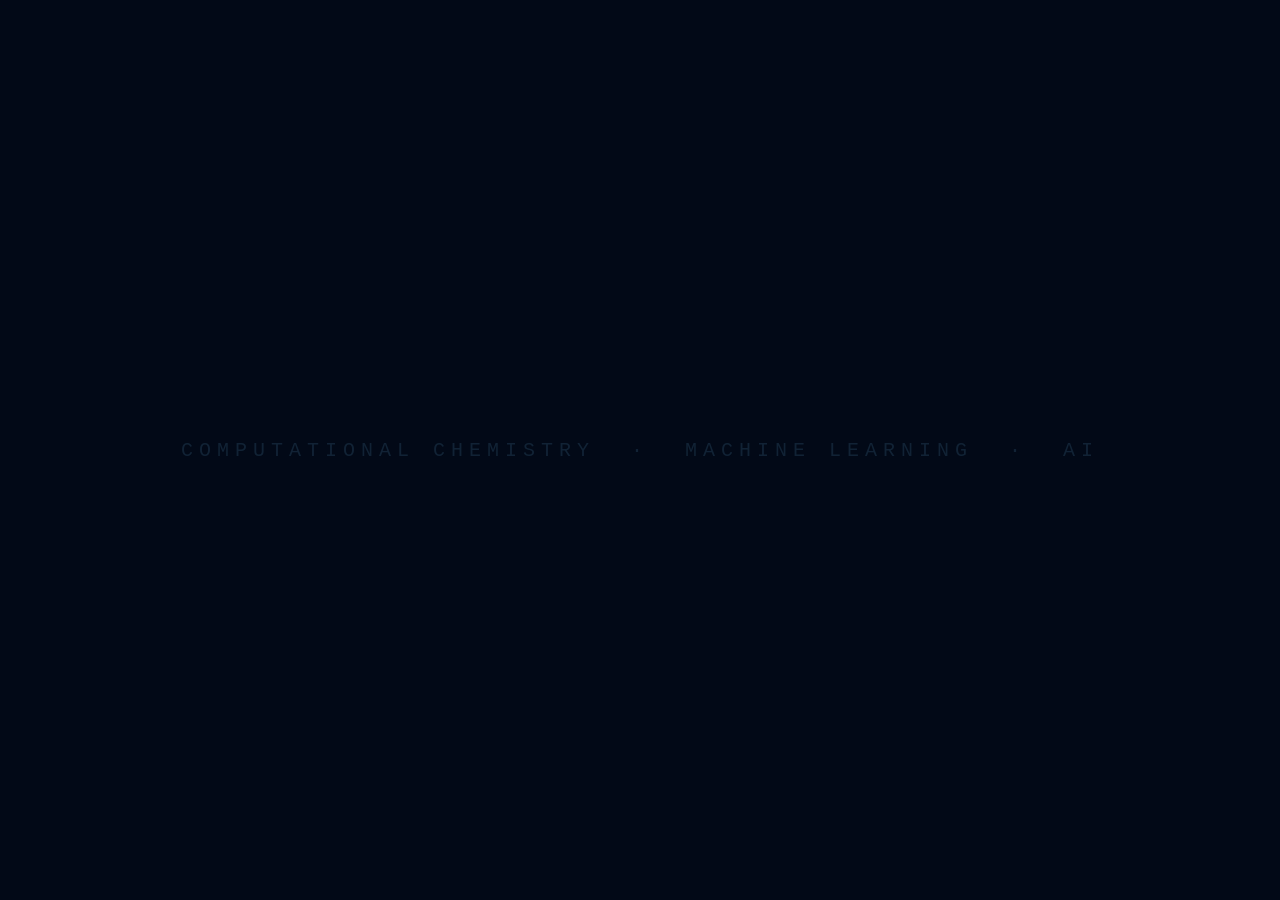
<file: bg_animation.html>
<!DOCTYPE html>
<html lang="en">
<head>
<meta charset="UTF-8">
<meta name="viewport" content="width=device-width, initial-scale=1.0">
<title>Computational Chemistry & AI Background</title>
<style>
  * { margin: 0; padding: 0; box-sizing: border-box; }
  body { background: #020917; overflow: hidden; width: 100vw; height: 100vh; }
  canvas { display: block; position: absolute; top:0; left:0; }
  #eq-layer { position: absolute; top:0; left:0; width:100%; height:100%; pointer-events:none; overflow:hidden; }
  .eq {
    position: absolute;
    font-family: 'Georgia', serif;
    white-space: nowrap;
    pointer-events: none;
    user-select: none;
    transition: opacity 2s;
    opacity: 0;
  }
  .overlay-text {
    position: absolute;
    top: 50%;
    left: 50%;
    transform: translate(-50%, -50%);
    text-align: center;
    color: rgba(120, 210, 255, 0.13);
    font-family: 'Courier New', monospace;
    font-size: clamp(12px, 1.8vw, 20px);
    letter-spacing: 0.3em;
    pointer-events: none;
    user-select: none;
    white-space: nowrap;
  }
</style>
</head>
<body>
<canvas id="c"></canvas>
<div id="eq-layer"></div>
<div class="overlay-text">COMPUTATIONAL CHEMISTRY &nbsp;·&nbsp; MACHINE LEARNING &nbsp;·&nbsp; AI</div>

<script>
const canvas = document.getElementById('c');
const ctx = canvas.getContext('2d');
let W, H, t = 0;

function resize() {
  W = canvas.width = window.innerWidth;
  H = canvas.height = window.innerHeight;
  buildNN1(); buildNN2();
}
resize();
window.addEventListener('resize', resize);

const CYAN   = 'rgba(0,220,255,';
const TEAL   = 'rgba(0,255,180,';
const BLUE   = 'rgba(80,140,255,';
const VIOLET = 'rgba(180,80,255,';
const GOLD   = 'rgba(255,200,80,';
const WHITE  = 'rgba(220,240,255,';
const PINK   = 'rgba(255,100,200,';

// ===================== FLOATING EQUATIONS =====================
const EQUATIONS = [
  'Ĥψ = Eψ',
  '-ℏ²/2m ∇²ψ + Vψ = Eψ',
  'E[ρ] = T[ρ] + V[ρ] + J[ρ] + E_xc[ρ]',
  'ρ(r) = Σ|ψᵢ(r)|²',
  'E_xc[ρ] = ∫ρ(r)ε_xc[ρ(r)]dr',
  'L = -Σ yᵢ log(ŷᵢ)',
  '∂L/∂w = -2Xᵀ(y - Xw)',
  'ŷ = σ(Wx + b)',
  'w ← w - η∇_w L(w)',
  'F = -∇U(r)',
  'U = Σ kᵣ(r-r₀)² + Σ kθ(θ-θ₀)²',
  'Z = ∫e^{-βH}dΓ',
  'ΔG = ΔH - TΔS',
  'K = e^{-ΔG/RT}',
  'PV = nRT',
  'δ = (ν - ν_ref)/ν_ref × 10⁶',
  '[Co(NH₃)₆]³⁺   Δ_oct = 10Dq',
  '[Fe(CN)₆]⁴⁻',
  '[Pt(en)₂]²⁺',
  'μ = √n(n+2) B.M.',
  'R² = 1 - SSres/SStot',
  'RMSE = √[(1/n)Σ(yᵢ-ŷᵢ)²]',
  'Attn(Q,K,V) = softmax(QKᵀ/√d)V',
  'S = -kᵦ Σ pᵢ ln pᵢ',
  'kᵦT ≈ 0.026 eV',
  'E = hν = ℏω',
  'p̂ = -iℏ∇',
  'λ = h/mv   (de Broglie)',
  'σ(x) = 1/(1+e⁻ˣ)',
  'tanh(x) = (eˣ-e⁻ˣ)/(eˣ+e⁻ˣ)',
  'Σ wᵢ xᵢ + b',
  '∇²φ = -ρ/ε₀',
];

const eqLayer = document.getElementById('eq-layer');

function spawnEq() {
  const div = document.createElement('div');
  div.className = 'eq';
  div.textContent = EQUATIONS[Math.floor(Math.random() * EQUATIONS.length)];
  div.style.fontSize = (10 + Math.random() * 10) + 'px';
  div.style.left = (Math.random() * 88) + '%';
  div.style.top  = (Math.random() * 88) + '%';
  const h = Math.random();
  let col;
  if      (h < 0.3)  col = `rgba(0,220,255,${0.09+Math.random()*0.12})`;
  else if (h < 0.6)  col = `rgba(0,255,180,${0.07+Math.random()*0.1})`;
  else if (h < 0.8)  col = `rgba(180,80,255,${0.07+Math.random()*0.09})`;
  else               col = `rgba(255,200,80,${0.06+Math.random()*0.08})`;
  div.style.color = col;
  eqLayer.appendChild(div);
  setTimeout(() => { div.style.opacity = '1'; }, 50);
  const life = 4500 + Math.random() * 5000;
  setTimeout(() => {
    div.style.opacity = '0';
    setTimeout(() => { if(div.parentNode) eqLayer.removeChild(div); }, 2100);
  }, life);
}

setInterval(spawnEq, 600);
for (let i = 0; i < 14; i++) setTimeout(spawnEq, i * 160);

// ===================== ORGANIC MOLECULES =====================
class Molecule {
  constructor() { this.reset(); }
  reset() {
    this.x = Math.random() * W;
    this.y = H + 60;
    this.r = 20 + Math.random() * 20;
    this.speed = 0.09 + Math.random() * 0.13;
    this.rot = Math.random() * Math.PI * 2;
    this.rotSpeed = (Math.random()-0.5)*0.007;
    this.alpha = 0.07 + Math.random()*0.14;
    this.sides = [5,6][Math.floor(Math.random()*2)];
    this.orbitals = Math.random() > 0.35;
    this.color = [CYAN, TEAL, BLUE][Math.floor(Math.random()*3)];
    this.vy = -this.speed;
    this.vx = (Math.random()-0.5)*0.3;
  }
  update() {
    this.y+=this.vy; this.x+=this.vx; this.rot+=this.rotSpeed;
    if (this.y<-100||this.x<-100||this.x>W+100) this.reset();
  }
  draw() {
    ctx.save(); ctx.translate(this.x,this.y); ctx.rotate(this.rot);
    const c=this.color;
    ctx.beginPath();
    for (let i=0;i<this.sides;i++){
      const a=(i/this.sides)*Math.PI*2;
      i===0?ctx.moveTo(Math.cos(a)*this.r,Math.sin(a)*this.r)
           :ctx.lineTo(Math.cos(a)*this.r,Math.sin(a)*this.r);
    }
    ctx.closePath();
    ctx.strokeStyle=c+this.alpha+')'; ctx.lineWidth=1.1; ctx.stroke();
    for (let i=0;i<this.sides;i++){
      const a=(i/this.sides)*Math.PI*2, px=Math.cos(a)*this.r, py=Math.sin(a)*this.r;
      ctx.beginPath(); ctx.arc(px,py,2.2,0,Math.PI*2);
      ctx.fillStyle=c+(this.alpha*1.8)+')'; ctx.fill();
      ctx.beginPath(); ctx.moveTo(px,py); ctx.lineTo(0,0);
      ctx.strokeStyle=c+(this.alpha*0.35)+')'; ctx.lineWidth=0.5; ctx.stroke();
    }
    if (this.orbitals) {
      for (let o=0;o<2;o++){
        ctx.save(); ctx.rotate(o*Math.PI/2);
        ctx.beginPath(); ctx.ellipse(0,0,this.r*1.5,this.r*0.4,0,0,Math.PI*2);
        ctx.strokeStyle=c+(this.alpha*0.45)+')'; ctx.lineWidth=0.6;
        ctx.setLineDash([3,5]); ctx.stroke(); ctx.setLineDash([]); ctx.restore();
      }
    }
    ctx.restore();
  }
}

// ===================== INORGANIC COMPLEXES =====================
class InorganicComplex {
  constructor() { this.reset(); }
  reset() {
    this.x = Math.random()*W;
    this.y = H + 80;
    this.r = 28 + Math.random()*24;
    this.speed = 0.07 + Math.random()*0.1;
    this.rot = Math.random()*Math.PI*2;
    this.rotSpeed = (Math.random()-0.5)*0.005;
    this.alpha = 0.1 + Math.random()*0.17;
    this.vy = -this.speed;
    this.vx = (Math.random()-0.5)*0.2;
    // 0=octahedral, 1=tetrahedral, 2=square planar, 3=trigonal bipyramidal
    this.type = Math.floor(Math.random()*4);
    this.metalColor = [GOLD,VIOLET,CYAN,TEAL,PINK][Math.floor(Math.random()*5)];
    this.ligandColor = [CYAN,TEAL,WHITE,BLUE][Math.floor(Math.random()*4)];
    this.pulse = Math.random()*Math.PI*2;
    this.pulseSpeed = 0.018 + Math.random()*0.02;
    const labels=['[Co(NH₃)₆]³⁺','[Fe(CN)₆]⁴⁻','[Pt(en)₂]²⁺','[CuCl₄]²⁻','[Ni(CO)₄]','[Cr(H₂O)₆]³⁺','[MnO₄]⁻','[RuCl₂(bpy)₂]'];
    this.label = labels[Math.floor(Math.random()*labels.length)];
  }
  update() {
    this.y+=this.vy; this.x+=this.vx; this.rot+=this.rotSpeed; this.pulse+=this.pulseSpeed;
    if (this.y<-130||this.x<-130||this.x>W+130) this.reset();
  }
  ligandPositions() {
    const r=this.r;
    if (this.type===0) return [[r,0],[-r,0],[0,r],[0,-r],[r*0.5,r*0.5],[-r*0.5,-r*0.5]];
    if (this.type===1) return [[r*0.82,r*0.57],[-r*0.82,r*0.57],[0,-r],[0,r*0.3]];
    if (this.type===2) return [[r,0],[-r,0],[0,r],[0,-r]];
    return [[0,-r],[0,r],[r,0],[Math.cos(2.094)*r,Math.sin(2.094)*r],[Math.cos(4.189)*r,Math.sin(4.189)*r]];
  }
  draw() {
    ctx.save(); ctx.translate(this.x,this.y); ctx.rotate(this.rot);
    const mc=this.metalColor, lc=this.ligandColor;
    const lig=this.ligandPositions();
    const pulse=Math.sin(this.pulse)*0.28+0.72;

    // Bonds
    lig.forEach(([lx,ly])=>{
      ctx.beginPath(); ctx.moveTo(0,0); ctx.lineTo(lx,ly);
      ctx.strokeStyle=lc+(this.alpha*0.75)+')'; ctx.lineWidth=1.0; ctx.stroke();
    });

    // Coordination sphere
    ctx.beginPath(); ctx.arc(0,0,this.r*1.12,0,Math.PI*2);
    ctx.strokeStyle=mc+(this.alpha*0.18)+')'; ctx.lineWidth=0.5;
    ctx.setLineDash([4,6]); ctx.stroke(); ctx.setLineDash([]);

    // Ligands
    lig.forEach(([lx,ly])=>{
      ctx.beginPath(); ctx.arc(lx,ly,4,0,Math.PI*2);
      ctx.fillStyle=lc+(this.alpha*1.3)+')'; ctx.fill();
    });

    // Metal center glow
    const gr=ctx.createRadialGradient(0,0,0,0,0,10*pulse);
    gr.addColorStop(0,mc+(this.alpha*2.8)+')');
    gr.addColorStop(0.45,mc+(this.alpha*1.3)+')');
    gr.addColorStop(1,mc+'0)');
    ctx.beginPath(); ctx.arc(0,0,10*pulse,0,Math.PI*2); ctx.fillStyle=gr; ctx.fill();
    ctx.beginPath(); ctx.arc(0,0,4.5,0,Math.PI*2); ctx.fillStyle=mc+(this.alpha*3)+')'; ctx.fill();

    // Label
    ctx.fillStyle=mc+(this.alpha*1.1)+')';
    ctx.font=`${6+this.r*0.16}px monospace`;
    ctx.textAlign='center';
    ctx.fillText(this.label,0,this.r*1.38);
    ctx.restore();
  }
}

// ===================== DNA HELIX =====================
class HelixStrand {
  constructor() { this.reset(); }
  reset() {
    this.x = Math.random()*W; this.y = H+50;
    this.height = 100+Math.random()*90;
    this.speed = 0.055+Math.random()*0.07;
    this.alpha = 0.07+Math.random()*0.09;
    this.phase = Math.random()*Math.PI*2;
    this.vy = -this.speed; this.vx=(Math.random()-0.5)*0.12;
  }
  update() {
    this.y+=this.vy; this.x+=this.vx; this.phase+=0.025;
    if (this.y<-this.height-20) this.reset();
  }
  draw() {
    ctx.save(); ctx.translate(this.x,this.y);
    const steps=28, stepH=this.height/steps;
    for (let i=0;i<steps;i++){
      const y1=-i*stepH, y2=-(i+1)*stepH;
      const x1=Math.sin(this.phase+i*0.42)*16;
      const x2=Math.sin(this.phase+(i+1)*0.42)*16;
      const x3=-x1, x4=-x2;
      ctx.beginPath(); ctx.moveTo(x1,y1); ctx.lineTo(x2,y2);
      ctx.strokeStyle=CYAN+this.alpha+')'; ctx.lineWidth=1.1; ctx.stroke();
      ctx.beginPath(); ctx.moveTo(x3,y1); ctx.lineTo(x4,y2);
      ctx.strokeStyle=TEAL+this.alpha+')'; ctx.lineWidth=1.1; ctx.stroke();
      if (i%3===0){
        ctx.beginPath(); ctx.moveTo(x1,y1); ctx.lineTo(x3,y1);
        ctx.strokeStyle=WHITE+(this.alpha*0.6)+')'; ctx.lineWidth=0.7; ctx.stroke();
        ctx.beginPath(); ctx.arc(x1,y1,1.8,0,Math.PI*2); ctx.fillStyle=CYAN+(this.alpha*2)+')'; ctx.fill();
        ctx.beginPath(); ctx.arc(x3,y1,1.8,0,Math.PI*2); ctx.fillStyle=TEAL+(this.alpha*2)+')'; ctx.fill();
      }
    }
    ctx.restore();
  }
}

// ===================== ENERGY LEVEL DIAGRAM =====================
class EnergyDiagram {
  constructor() { this.reset(); }
  reset() {
    this.x=Math.random()*W; this.y=H+60;
    this.speed=0.06+Math.random()*0.07;
    this.alpha=0.08+Math.random()*0.1;
    this.vy=-this.speed; this.vx=(Math.random()-0.5)*0.13;
    this.w=45+Math.random()*30;
    this.levels=3+Math.floor(Math.random()*3);
    this.color=[GOLD,VIOLET,CYAN,TEAL][Math.floor(Math.random()*4)];
  }
  update() {
    this.y+=this.vy; this.x+=this.vx;
    if (this.y<-160) this.reset();
  }
  draw() {
    ctx.save(); ctx.translate(this.x,this.y);
    const sp=26;
    for (let i=0;i<this.levels;i++){
      const ly=-i*sp;
      ctx.beginPath(); ctx.moveTo(-this.w/2,ly); ctx.lineTo(this.w/2,ly);
      ctx.strokeStyle=this.color+(this.alpha*(1.5-i*0.2))+')'; ctx.lineWidth=1.2; ctx.stroke();
      if (i<this.levels-1){
        const ax=this.w/2+7;
        ctx.beginPath(); ctx.moveTo(ax,ly); ctx.lineTo(ax,ly-sp+4);
        ctx.strokeStyle=this.color+this.alpha+')'; ctx.lineWidth=0.7; ctx.stroke();
        ctx.beginPath(); ctx.moveTo(ax-3,ly-sp+8); ctx.lineTo(ax,ly-sp+2); ctx.lineTo(ax+3,ly-sp+8);
        ctx.strokeStyle=this.color+this.alpha+')'; ctx.lineWidth=0.7; ctx.stroke();
      }
    }
    ctx.restore();
  }
}

// ===================== INIT FLOATERS =====================
const molecules=[], complexes=[], helices=[], energyDiags=[];
for (let i=0;i<18;i++){const m=new Molecule();m.y=Math.random()*H;molecules.push(m);}
for (let i=0;i<16;i++){const c=new InorganicComplex();c.y=Math.random()*H;complexes.push(c);}
for (let i=0;i<8;i++){const h=new HelixStrand();h.y=Math.random()*H;helices.push(h);}
for (let i=0;i<10;i++){const e=new EnergyDiagram();e.y=Math.random()*H;energyDiags.push(e);}

// ===================== NEURAL NETWORK 1 (left) =====================
const NN1=[3,5,7,5,3];
let nn1Nodes=[], nn1Pulses=[];
function buildNN1(){
  nn1Nodes=[];
  const xs=[0.04,0.11,0.18,0.25,0.32];
  NN1.forEach((cnt,li)=>{
    for (let ni=0;ni<cnt;ni++)
      nn1Nodes.push({x:xs[li]*W,y:((ni+1)/(cnt+1))*H,layer:li});
  });
}
buildNN1();

// ===================== NEURAL NETWORK 2 (right) =====================
const NN2=[4,6,8,8,6,4];
let nn2Nodes=[], nn2Pulses=[];
function buildNN2(){
  nn2Nodes=[];
  const xs=[0.64,0.71,0.78,0.85,0.91,0.96];
  NN2.forEach((cnt,li)=>{
    for (let ni=0;ni<cnt;ni++)
      nn2Nodes.push({x:xs[li]*W,y:((ni+1)/(cnt+1))*H,layer:li});
  });
}
buildNN2();

function spawnPulse(nodes,pulses,maxLayer){
  const src=nodes.filter(n=>n.layer<maxLayer-1);
  const s=src[Math.floor(Math.random()*src.length)];
  const tgt=nodes.filter(n=>n.layer===s.layer+1);
  const e=tgt[Math.floor(Math.random()*tgt.length)];
  pulses.push({sx:s.x,sy:s.y,ex:e.x,ey:e.y,p:0,speed:0.007+Math.random()*0.013});
}

function drawNNPanel(nodes,pulses,maxLayer,accent){
  nodes.forEach(n=>{
    if(n.layer>=maxLayer-1)return;
    nodes.filter(m=>m.layer===n.layer+1).forEach(m=>{
      ctx.beginPath(); ctx.moveTo(n.x,n.y); ctx.lineTo(m.x,m.y);
      ctx.strokeStyle='rgba(80,120,255,0.04)'; ctx.lineWidth=0.4; ctx.stroke();
    });
  });
  nodes.forEach(n=>{
    const grd=ctx.createRadialGradient(n.x,n.y,0,n.x,n.y,7);
    grd.addColorStop(0,accent+'0.55)'); grd.addColorStop(1,accent+'0)');
    ctx.beginPath(); ctx.arc(n.x,n.y,7,0,Math.PI*2); ctx.fillStyle=grd; ctx.fill();
    ctx.beginPath(); ctx.arc(n.x,n.y,2,0,Math.PI*2);
    ctx.fillStyle='rgba(200,240,255,0.75)'; ctx.fill();
  });
  for(let i=pulses.length-1;i>=0;i--){
    const p=pulses[i];
    if(p.p>1){pulses.splice(i,1);continue;}
    const x=p.sx+(p.ex-p.sx)*p.p, y=p.sy+(p.ey-p.sy)*p.p;
    const grd=ctx.createRadialGradient(x,y,0,x,y,9);
    grd.addColorStop(0,'rgba(0,255,200,0.95)'); grd.addColorStop(1,'rgba(0,255,200,0)');
    ctx.beginPath(); ctx.arc(x,y,9,0,Math.PI*2); ctx.fillStyle=grd; ctx.fill();
    ctx.beginPath(); ctx.arc(x,y,2.5,0,Math.PI*2); ctx.fillStyle='rgba(200,255,230,1)'; ctx.fill();
    p.p+=p.speed;
  }
}

// ===================== CENTER 3D MOLECULE =====================
function drawCenterMolecule(){
  const cx=W/2, cy=H/2;
  const R=Math.min(W,H)*0.09;
  const atoms3D=[
    [1,0,0],[-1,0,0],[0,1,0],[0,-1,0],[0,0,1],[0,0,-1],
    [0.7,0.7,0],[0.7,-0.7,0],[-0.7,0.7,0],[-0.7,-0.7,0],
    [0,0.7,0.7],[0,-0.7,0.7],[0,0.7,-0.7],[0,-0.7,-0.7]
  ];
  const angle=t*0.3;
  const projected=atoms3D.map(([x,y,z])=>{
    const x1=x*Math.cos(angle)+z*Math.sin(angle);
    const z1=-x*Math.sin(angle)+z*Math.cos(angle);
    const y1=y*Math.cos(angle*0.7)-z1*Math.sin(angle*0.7);
    const z2=y*Math.sin(angle*0.7)+z1*Math.cos(angle*0.7);
    const sc=1/(1.8-z2*0.3);
    return {px:cx+x1*R*sc,py:cy+y1*R*sc,z:z2,scale:sc};
  });
  const bonds=[[0,1],[2,3],[4,5],[0,6],[0,7],[1,8],[1,9],[2,10],[2,12],[3,11],[3,13]];
  bonds.forEach(([a,b])=>{
    const pa=projected[a],pb=projected[b];
    const az=(pa.z+pb.z)/2;
    ctx.beginPath(); ctx.moveTo(pa.px,pa.py); ctx.lineTo(pb.px,pb.py);
    ctx.strokeStyle=`rgba(0,200,255,${Math.max(0.03,0.05+(az+1)*0.1)})`;
    ctx.lineWidth=0.8; ctx.stroke();
  });
  projected.sort((a,b)=>a.z-b.z).forEach(({px,py,z,scale})=>{
    const r=scale*5, br=Math.round(150+z*60);
    ctx.beginPath(); ctx.arc(px,py,Math.max(1.5,r),0,Math.PI*2);
    ctx.fillStyle=`rgba(${br},255,255,${0.5+z*0.2})`; ctx.fill();
    const grd=ctx.createRadialGradient(px,py,0,px,py,r*3);
    grd.addColorStop(0,'rgba(0,220,255,0.12)'); grd.addColorStop(1,'rgba(0,220,255,0)');
    ctx.beginPath(); ctx.arc(px,py,r*3,0,Math.PI*2); ctx.fillStyle=grd; ctx.fill();
  });
}

// ===================== WAVEFUNCTIONS =====================
function drawWavefunction(){
  for (let wave=0;wave<4;wave++){
    const yBase=H*(0.15+wave*0.2);
    const amp=11+wave*4, freq=0.012+wave*0.003, speed=t*(0.45+wave*0.09);
    ctx.beginPath(); ctx.lineWidth=0.75;
    ctx.strokeStyle=[CYAN,TEAL,BLUE,VIOLET][wave]+(0.07-wave*0.01)+')';
    for (let x=0;x<=W;x+=3){
      const y=yBase+Math.sin(x*freq+speed)*amp+Math.sin(x*freq*1.85+speed*0.55)*(amp*0.32);
      x===0?ctx.moveTo(x,y):ctx.lineTo(x,y);
    }
    ctx.stroke();
  }
}

// ===================== GRID =====================
function drawGrid(){
  const sp=60; ctx.lineWidth=0.3; ctx.strokeStyle='rgba(0,180,255,0.032)';
  for (let x=0;x<W;x+=sp){ctx.beginPath();ctx.moveTo(x,0);ctx.lineTo(x,H);ctx.stroke();}
  for (let y=0;y<H;y+=sp){ctx.beginPath();ctx.moveTo(0,y);ctx.lineTo(W,y);ctx.stroke();}
}

// ===================== PARTICLES =====================
const particles=[];
class Particle{
  constructor(){this.reset();}
  reset(){
    this.x=Math.random()*W; this.y=H+10;
    this.size=0.8+Math.random()*1.8; this.speed=0.3+Math.random()*0.7;
    this.alpha=0.1+Math.random()*0.32;
    this.color=[CYAN,TEAL,BLUE,VIOLET,WHITE,GOLD][Math.floor(Math.random()*6)];
    this.char=String.fromCharCode(0x30A0+Math.floor(Math.random()*96));
    this.isChar=Math.random()>0.55;
  }
  update(){this.y-=this.speed; if(this.y<-20)this.reset();}
  draw(){
    if(this.isChar){
      ctx.fillStyle=this.color+this.alpha+')';
      ctx.font=`${8+this.size*2}px monospace`;
      ctx.fillText(Math.random()>0.97?(Math.random()>0.5?'1':'0'):this.char,this.x,this.y);
    } else {
      ctx.beginPath(); ctx.arc(this.x,this.y,this.size,0,Math.PI*2);
      ctx.fillStyle=this.color+this.alpha+')'; ctx.fill();
    }
  }
}
for(let i=0;i<100;i++){const p=new Particle();p.y=Math.random()*H;particles.push(p);}

// ===================== VIGNETTE =====================
function drawVignette(){
  const grd=ctx.createRadialGradient(W/2,H/2,H*0.18,W/2,H/2,H*0.86);
  grd.addColorStop(0,'rgba(0,0,0,0)'); grd.addColorStop(1,'rgba(0,3,15,0.72)');
  ctx.fillStyle=grd; ctx.fillRect(0,0,W,H);
}

// ===================== MAIN LOOP =====================
let frameCount=0;
function loop(){
  requestAnimationFrame(loop);
  t+=0.016; frameCount++;

  ctx.fillStyle='rgba(2,9,23,0.16)';
  ctx.fillRect(0,0,W,H);

  drawGrid();
  drawWavefunction();

  helices.forEach(h=>{h.update();h.draw();});
  energyDiags.forEach(e=>{e.update();e.draw();});
  molecules.forEach(m=>{m.update();m.draw();});
  complexes.forEach(c=>{c.update();c.draw();});
  particles.forEach(p=>{p.update();p.draw();});

  drawNNPanel(nn1Nodes,nn1Pulses,NN1.length,'rgba(0,180,255,');
  drawNNPanel(nn2Nodes,nn2Pulses,NN2.length,'rgba(150,80,255,');
  drawCenterMolecule();
  drawVignette();

  if(frameCount%13===0) spawnPulse(nn1Nodes,nn1Pulses,NN1.length);
  if(frameCount%9===0)  spawnPulse(nn2Nodes,nn2Pulses,NN2.length);
}

loop();
</script>
</body>
</html>
</file>
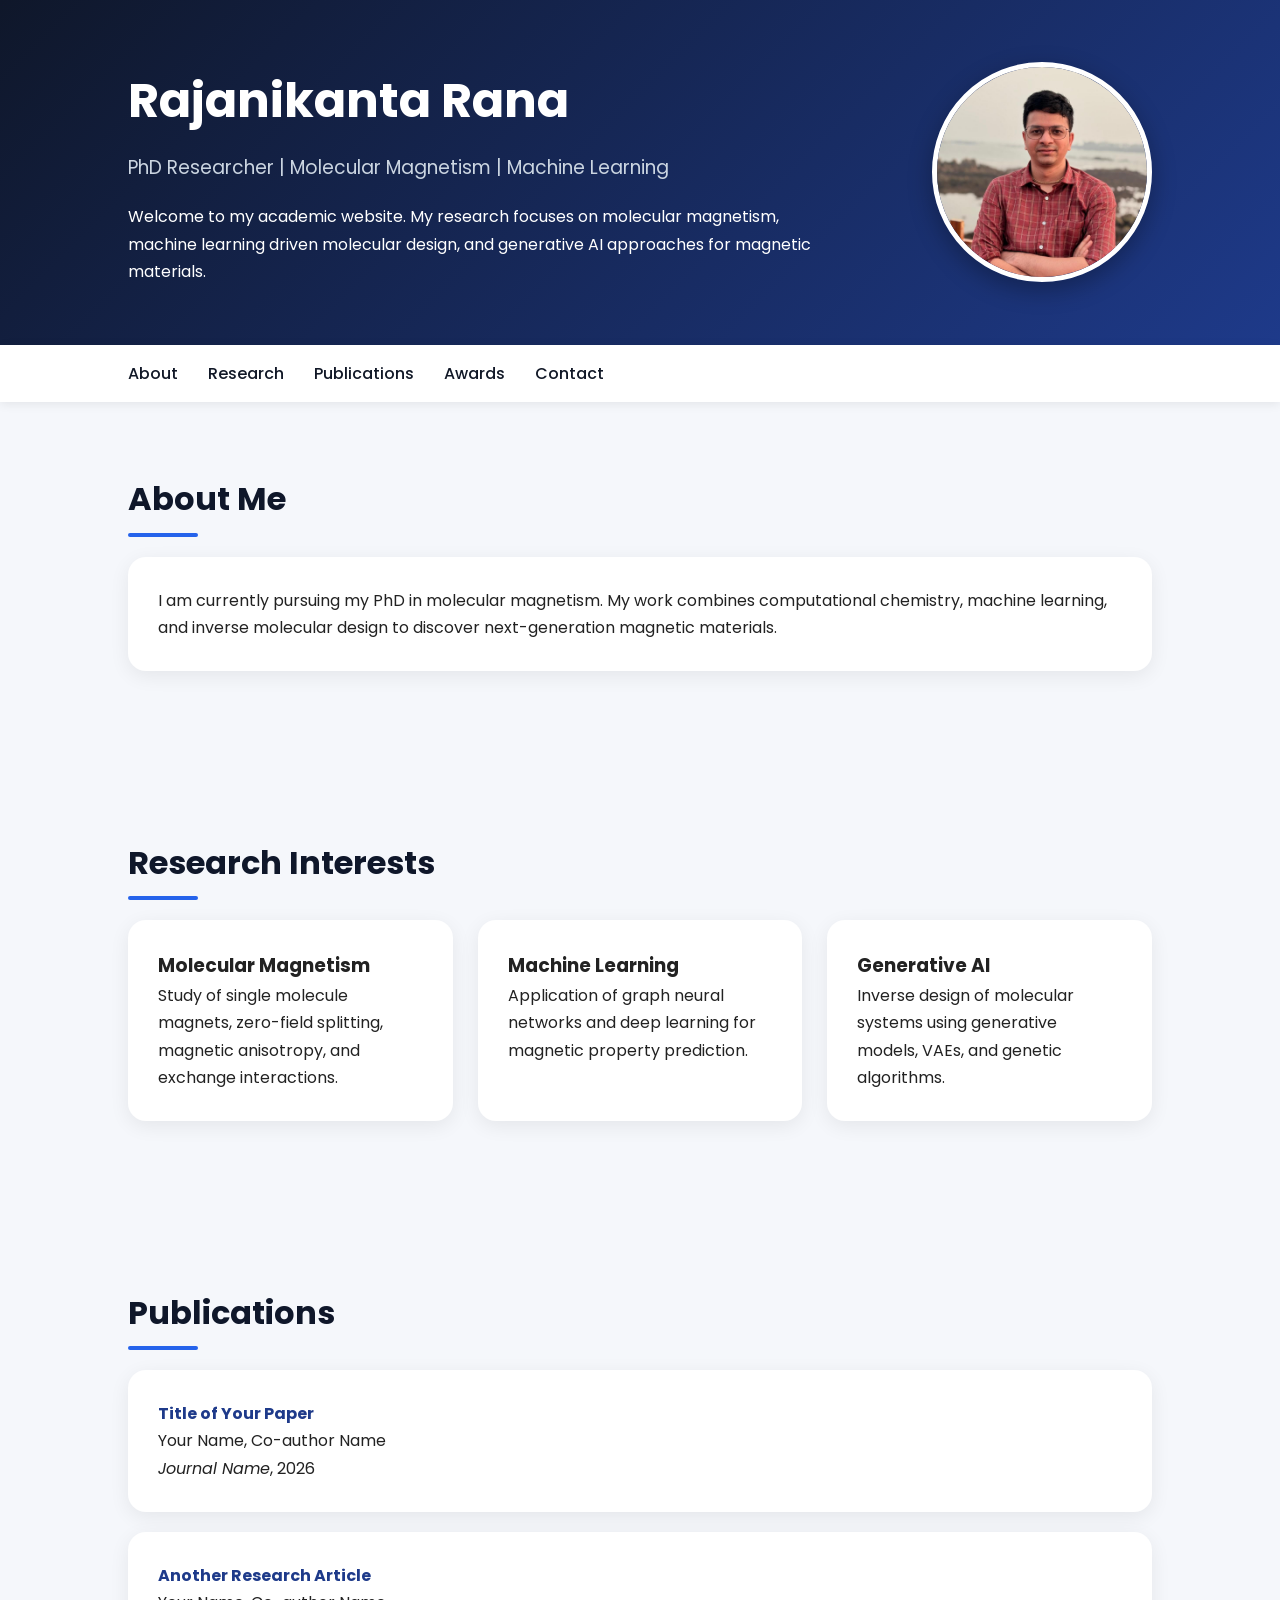
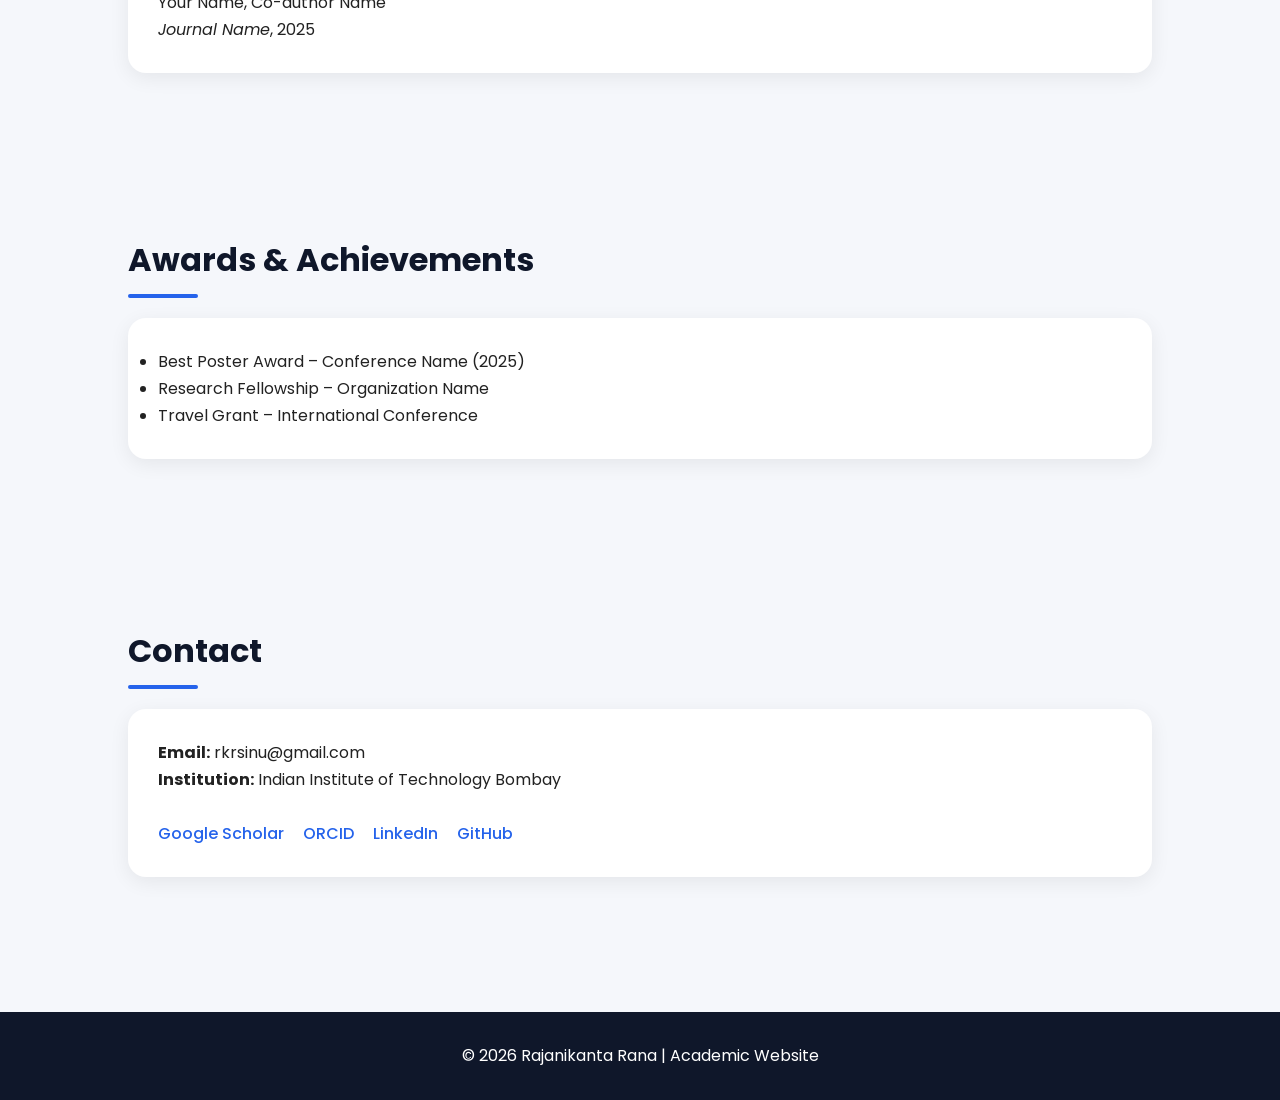
<file: index - Copy.html>
<!DOCTYPE html>
<html lang="en">
<head>
  <meta charset="UTF-8" />
  <meta name="viewport" content="width=device-width, initial-scale=1.0"/>
  <title>Rajanikanta Rana | Research Website</title>

  <link rel="preconnect" href="https://fonts.googleapis.com">
  <link rel="preconnect" href="https://fonts.gstatic.com" crossorigin>
  <link href="https://fonts.googleapis.com/css2?family=Poppins:wght@300;400;500;600;700&display=swap" rel="stylesheet">

  <style>
    *{
      margin:0;
      padding:0;
      box-sizing:border-box;
      scroll-behavior:smooth;
    }

    body{
      font-family:'Poppins', sans-serif;
      background:#f5f7fb;
      color:#222;
      line-height:1.7;
    }

    header{
      background:linear-gradient(135deg,#0f172a,#1e3a8a);
      color:white;
      padding:60px 10%;
    }

    .hero{
      display:flex;
      align-items:center;
      justify-content:space-between;
      gap:40px;
      flex-wrap:wrap;
    }

    .hero-text h1{
      font-size:3rem;
      margin-bottom:10px;
    }

    .hero-text h3{
      font-weight:400;
      color:#cbd5e1;
      margin-bottom:20px;
    }

    .hero-text p{
      max-width:700px;
    }

    .profile-img{
      width:220px;
      height:220px;
      border-radius:50%;
      object-fit:cover;
      border:5px solid white;
      box-shadow:0 8px 25px rgba(0,0,0,0.3);
    }

    nav{
      background:white;
      padding:15px 10%;
      position:sticky;
      top:0;
      z-index:1000;
      box-shadow:0 2px 10px rgba(0,0,0,0.08);
    }

    nav ul{
      display:flex;
      gap:30px;
      list-style:none;
      flex-wrap:wrap;
    }

    nav a{
      text-decoration:none;
      color:#111827;
      font-weight:500;
      transition:0.3s;
    }

    nav a:hover{
      color:#2563eb;
    }

    section{
      padding:70px 10%;
    }

    .section-title{
      font-size:2rem;
      margin-bottom:30px;
      color:#0f172a;
      position:relative;
    }

    .section-title::after{
      content:"";
      position:absolute;
      left:0;
      bottom:-10px;
      width:70px;
      height:4px;
      background:#2563eb;
      border-radius:10px;
    }

    .card{
      background:white;
      padding:30px;
      border-radius:18px;
      box-shadow:0 5px 20px rgba(0,0,0,0.07);
      margin-bottom:25px;
    }

    .publication{
      margin-bottom:20px;
    }

    .publication h4{
      color:#1e3a8a;
    }

    .grid{
      display:grid;
      grid-template-columns:repeat(auto-fit,minmax(280px,1fr));
      gap:25px;
    }

    footer{
      background:#0f172a;
      color:white;
      text-align:center;
      padding:30px;
      margin-top:40px;
    }

    .social-links a{
      margin-right:15px;
      text-decoration:none;
      color:#2563eb;
      font-weight:500;
    }

    @media(max-width:768px){
      .hero{
        flex-direction:column-reverse;
        text-align:center;
      }

      .hero-text h1{
        font-size:2.3rem;
      }

      nav ul{
        justify-content:center;
      }
    }
  </style>
</head>

<body>

  <header>
    <div class="hero">
      <div class="hero-text">
        <h1>Rajanikanta Rana</h1>
        <h3>PhD Researcher | Molecular Magnetism | Machine Learning</h3>

        <p>
          Welcome to my academic website. My research focuses on molecular
          magnetism, machine learning driven molecular design, and generative AI
          approaches for magnetic materials.
        </p>
      </div>

      <img src="profile.jpg" alt="Profile Photo" class="profile-img">
    </div>
  </header>

  <nav>
    <ul>
      <li><a href="#about">About</a></li>
      <li><a href="#research">Research</a></li>
      <li><a href="#publications">Publications</a></li>
      <li><a href="#awards">Awards</a></li>
      <li><a href="#contact">Contact</a></li>
    </ul>
  </nav>

  <section id="about">
    <h2 class="section-title">About Me</h2>

    <div class="card">
      <p>
        I am currently pursuing my PhD in molecular magnetism. My work combines
        computational chemistry, machine learning, and inverse molecular design
        to discover next-generation magnetic materials.
      </p>
    </div>
  </section>

  <section id="research">
    <h2 class="section-title">Research Interests</h2>

    <div class="grid">

      <div class="card">
        <h3>Molecular Magnetism</h3>
        <p>
          Study of single molecule magnets, zero-field splitting,
          magnetic anisotropy, and exchange interactions.
        </p>
      </div>

      <div class="card">
        <h3>Machine Learning</h3>
        <p>
          Application of graph neural networks and deep learning
          for magnetic property prediction.
        </p>
      </div>

      <div class="card">
        <h3>Generative AI</h3>
        <p>
          Inverse design of molecular systems using generative models,
          VAEs, and genetic algorithms.
        </p>
      </div>

    </div>
  </section>

  <section id="publications">
    <h2 class="section-title">Publications</h2>

    <div class="card publication">
      <h4>Title of Your Paper</h4>
      <p>
        Your Name, Co-author Name
      </p>
      <p>
        <i>Journal Name</i>, 2026
      </p>
    </div>

    <div class="card publication">
      <h4>Another Research Article</h4>
      <p>
        Your Name, Co-author Name
      </p>
      <p>
        <i>Journal Name</i>, 2025
      </p>
    </div>

  </section>

  <section id="awards">
    <h2 class="section-title">Awards & Achievements</h2>

    <div class="card">
      <ul>
        <li>Best Poster Award – Conference Name (2025)</li>
        <li>Research Fellowship – Organization Name</li>
        <li>Travel Grant – International Conference</li>
      </ul>
    </div>
  </section>

  <section id="contact">
    <h2 class="section-title">Contact</h2>

    <div class="card">

      <p><b>Email:</b> rkrsinu@gmail.com</p>
      <p><b>Institution:</b> Indian Institute of Technology Bombay</p>

      <br>

      <div class="social-links">
        <a href="https://scholar.google.com/citations?hl=en&user=H2VrG5gAAAAJ&view_op=list_works&sortby=pubdate">Google Scholar</a>
        <a href="https://orcid.org/my-orcid?orcid=0009-0005-3738-9093">ORCID</a>
        <a href="https://www.linkedin.com/in/rajanikanta-rana-7a92ba20b/">LinkedIn</a>
        <a href="#">GitHub</a>
      </div>

    </div>
  </section>

  <footer>
    <p>© 2026 Rajanikanta Rana | Academic Website</p>
  </footer>

</body>
</html>
</file>
